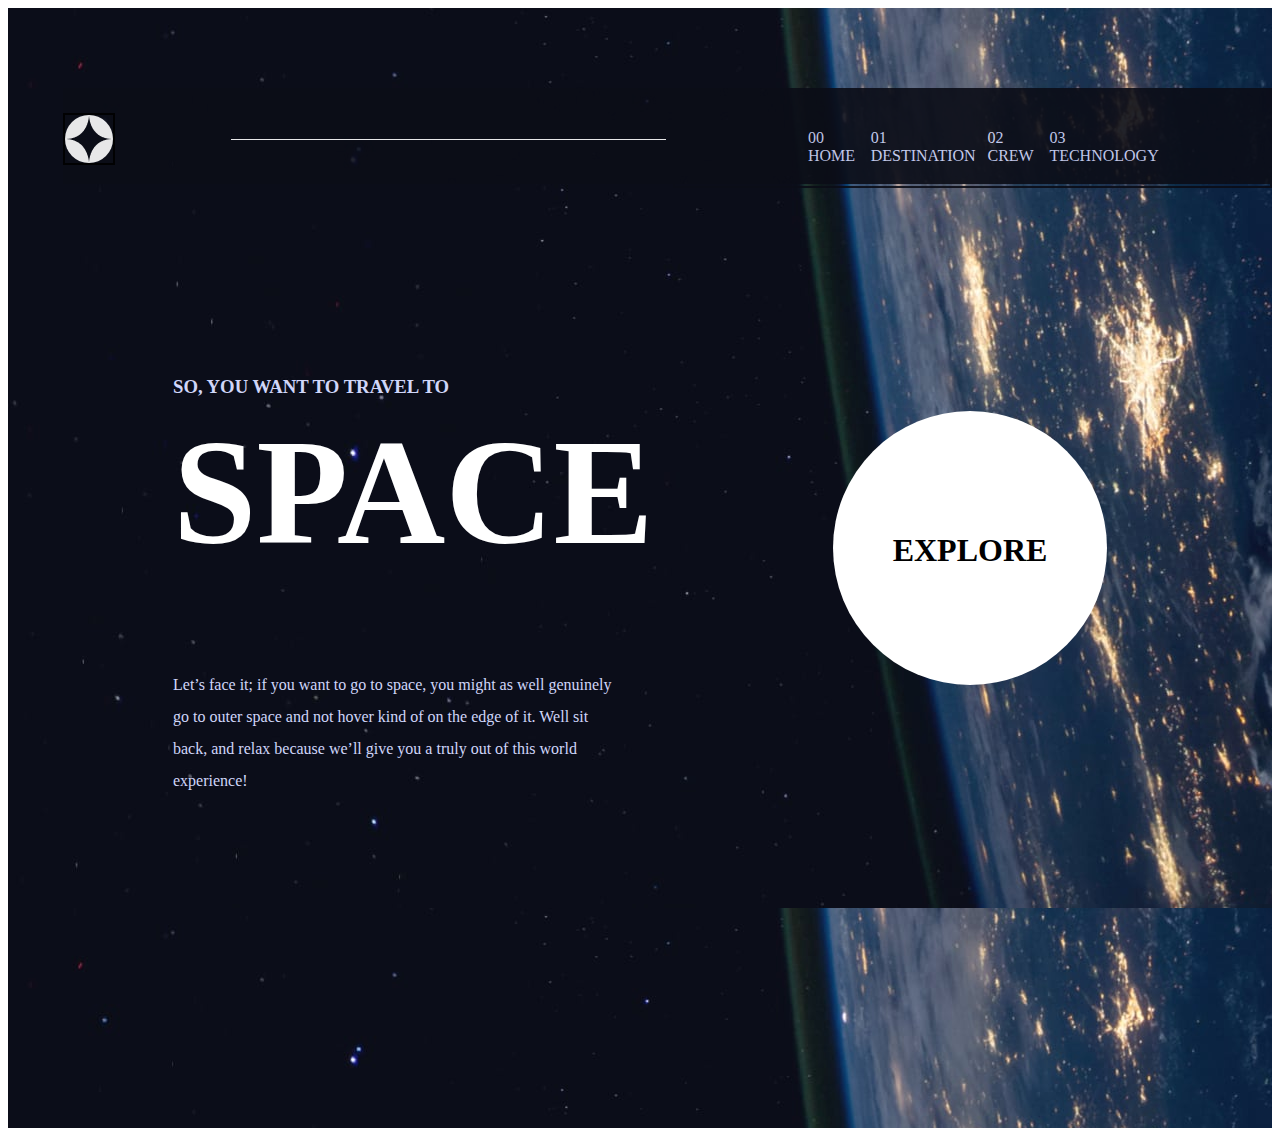
<file: starter-code/index.html>
<!DOCTYPE html>
<html lang="en">
<head>
  <meta charset="UTF-8">
  <meta name="viewport" content="width=device-width, initial-scale=1.0">
  <link rel="stylesheet" href="./index.css" >
  <link rel="icon" type="image/png" sizes="32x32" href="./assets/favicon-32x32.png">
  
  <title>Frontend Mentor | Space tourism website</title>
 
</head>
<body>
<div class= "home" >
  <div class="container">
    <div class="black-box">
      <ul class="flex-container">
        <li><a href="index.html"> 00 HOME</a></li>
        <li><a href="destination-moon.html">01 DESTINATION</a></li>
        <li><a href="crew-specialist.html">02 CREW</a></li>
        <li><a href="technology-spaceport.html">03 TECHNOLOGY</a></li>
      </ul>
    </div>
    <div class="gray-box"></div>
    <div class="green-box"><img src="Group2.jpg" alt="logo" width="48px" height="48px"></img></div>
  </div>


  <br>
  <div class="containerhome">
    
    <div class="bodytext">
      <h3 class="textheading">
        SO, YOU WANT TO TRAVEL TO 
      </h3>
       <h1 class="spaceTitle">
        SPACE
       </h1>
       <p class="paragraph">
         Let’s face it; if you want to go to space, you might as well genuinely go to 
         outer space and not hover kind of on the edge of it. Well sit back, and relax 
         because we’ll give you a truly out of this world experience!

       </p>
    </div>
    <div class="bodylogo">
      <h1 class="bodylogotext">
        EXPLORE

      </h1>
    </div>
  </div>

  


</div>

</body>
</html>
</file>
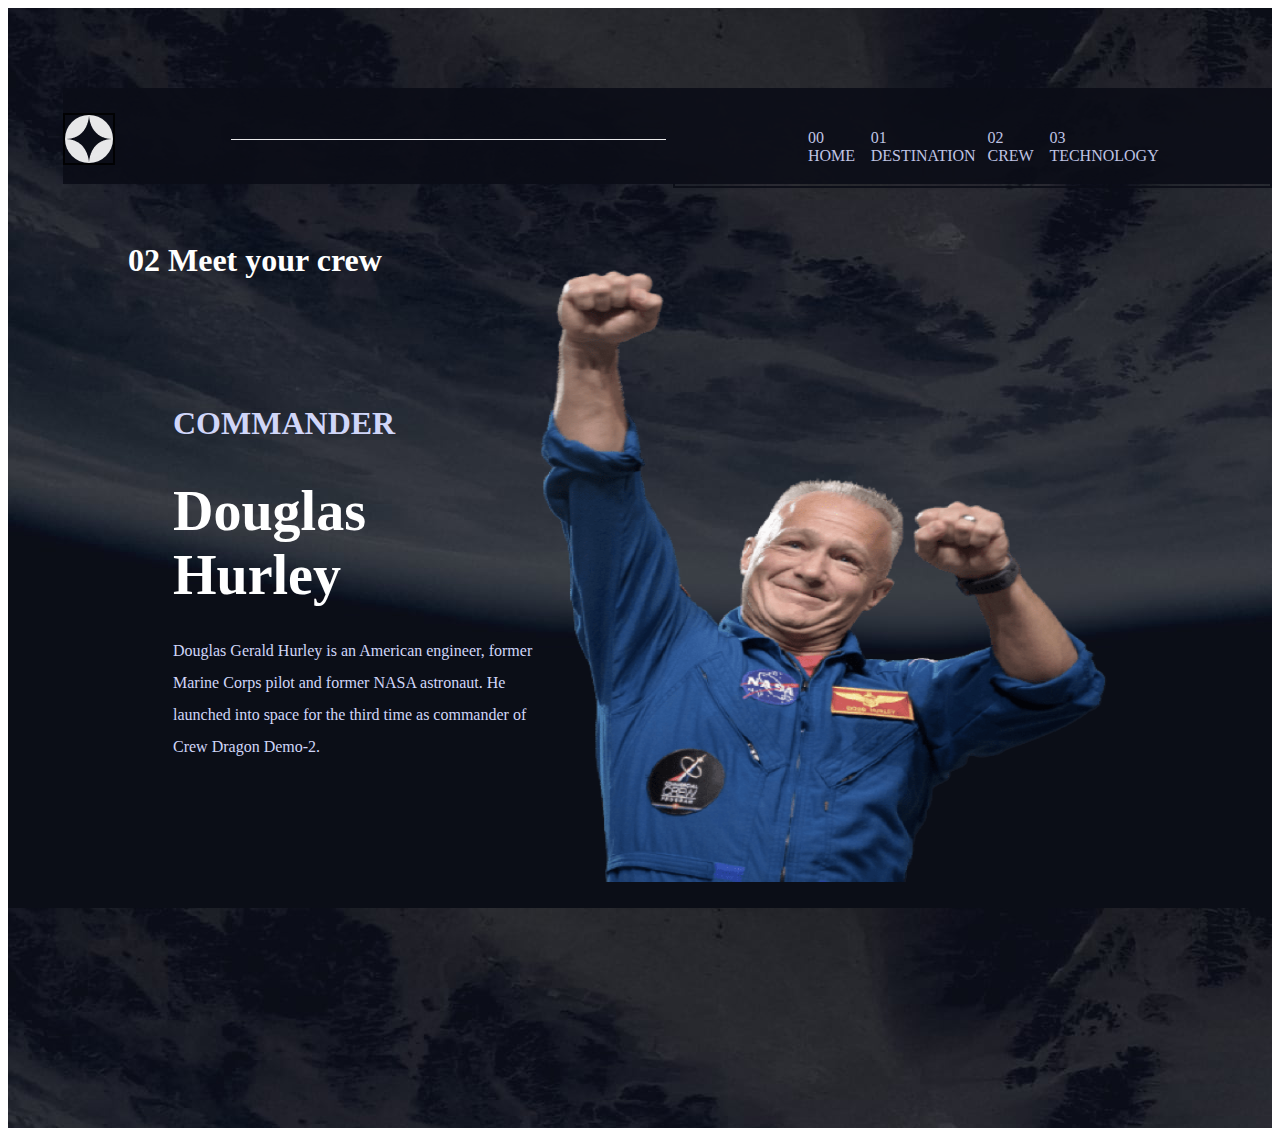
<file: starter-code/crew-commander.html>
<!DOCTYPE html>
<html lang="en">
<head>
  <meta charset="UTF-8">
  <meta name="viewport" content="width=device-width, initial-scale=1.0">

  <link rel="icon" type="image/png" sizes="32x32" href="./assets/favicon-32x32.png">
  <link rel="stylesheet" href="./index.css" >

  <title>Frontend Mentor | Space tourism website</title>
</head>
<body>
  <div class= "home-crew" >
    <div class="container">
      <div class="black-box">
        <ul class="flex-container">
          <li><a href="index.html"> 00 HOME</a></li>
          <li><a href="destination-moon.html">01 DESTINATION</a></li>
          <li><a href="crew-commander.html">02 CREW</a></li>
          <li><a href="technology-capsule.html">03 TECHNOLOGY</a></li>
        </ul>
      </div>
      <div class="gray-box"></div>
      <div class="green-box"><img src="Group2.jpg" alt="logo" width="48px" height="48px"></img></div>
    </div>
  
  
    <br>
    <h1 class="crewsidetext">   02 Meet your crew
    </h1>
    <div class="containercrew">
      
      <div class="crewbodytext">
        <h3 class="crewtextheading">
          
          COMMANDER
        </h3>
         <h1 class="crewTitle">
          Douglas Hurley
         </h1>
         <p class="paragraph">
          Douglas Gerald Hurley is an American engineer, former Marine Corps pilot 
          and former NASA astronaut. He launched into space for the third time as 
          commander of Crew Dragon Demo-2.
  
         </p>
      </div>
      <div class="crewlogo">
        <img src="./assets/crew/image-douglas-hurley.png"/>
      </div>
    </div>
  </div> 
</body>
</html>
</file>
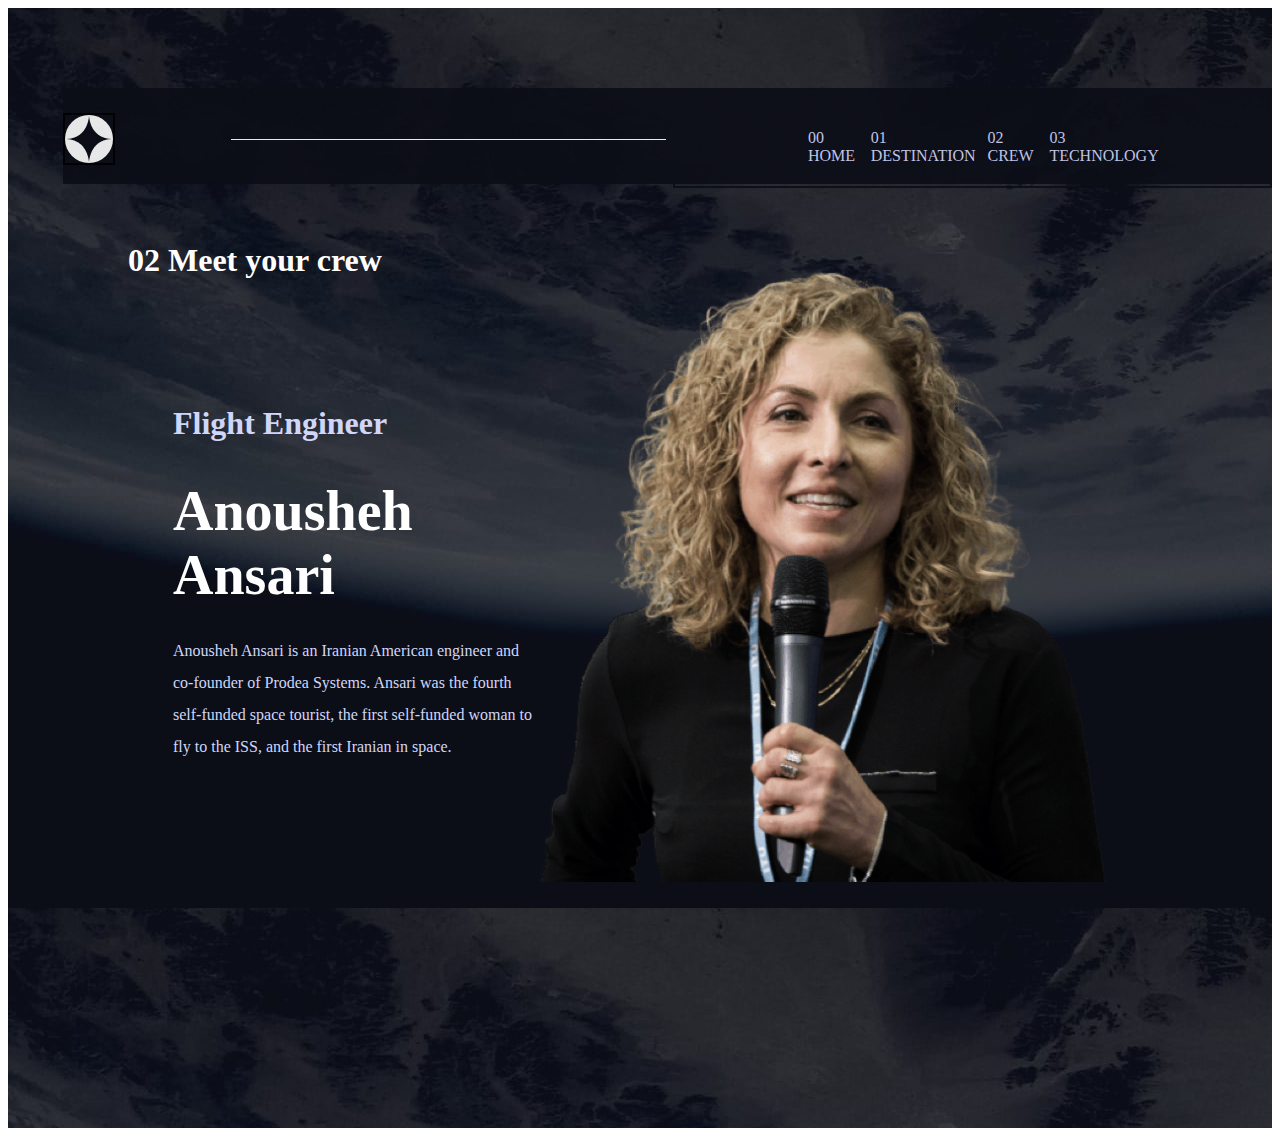
<file: starter-code/crew-engineer.html>
<!DOCTYPE html>
<html lang="en">
<head>
  <meta charset="UTF-8">
  <meta name="viewport" content="width=device-width, initial-scale=1.0">

  <link rel="icon" type="image/png" sizes="32x32" href="./assets/favicon-32x32.png">
  <link rel="stylesheet" href="./index.css" >

  <title>Frontend Mentor | Space tourism website</title>
</head>
<body>
  <div class= "home-crew" >
    <div class="container">
      <div class="black-box">
        <ul class="flex-container">
          <li><a href="index.html"> 00 HOME</a></li>
          <li><a href="destination-moon.html">01 DESTINATION</a></li>
          <li><a href="crew-commander.html">02 CREW</a></li>
          <li><a href="technology-capsule.html">03 TECHNOLOGY</a></li>
        </ul>
      </div>
      <div class="gray-box"></div>
      <div class="green-box"><img src="Group2.jpg" alt="logo" width="48px" height="48px"></img></div>
    </div>
  
  
    <br>
    <h1 class="crewsidetext">   02 Meet your crew
    </h1>
    <div class="containercrew">
      
      <div class="crewbodytext">
        <h3 class="crewtextheading">
          
          Flight Engineer
        </h3>
         <h1 class="crewTitle">
          Anousheh Ansari
         </h1>
         <p class="paragraph">
          Anousheh Ansari is an Iranian American engineer and co-founder of Prodea Systems. 
          Ansari was the fourth self-funded space tourist, the first self-funded woman to 
          fly to the ISS, and the first Iranian in space.
         </p>
      </div>
      <div class="crewlogo">
        <img src="./assets/crew/image-anousheh-ansari.png"/>
      </div>
    </div>
  </div> 
</body>
</html>
</file>
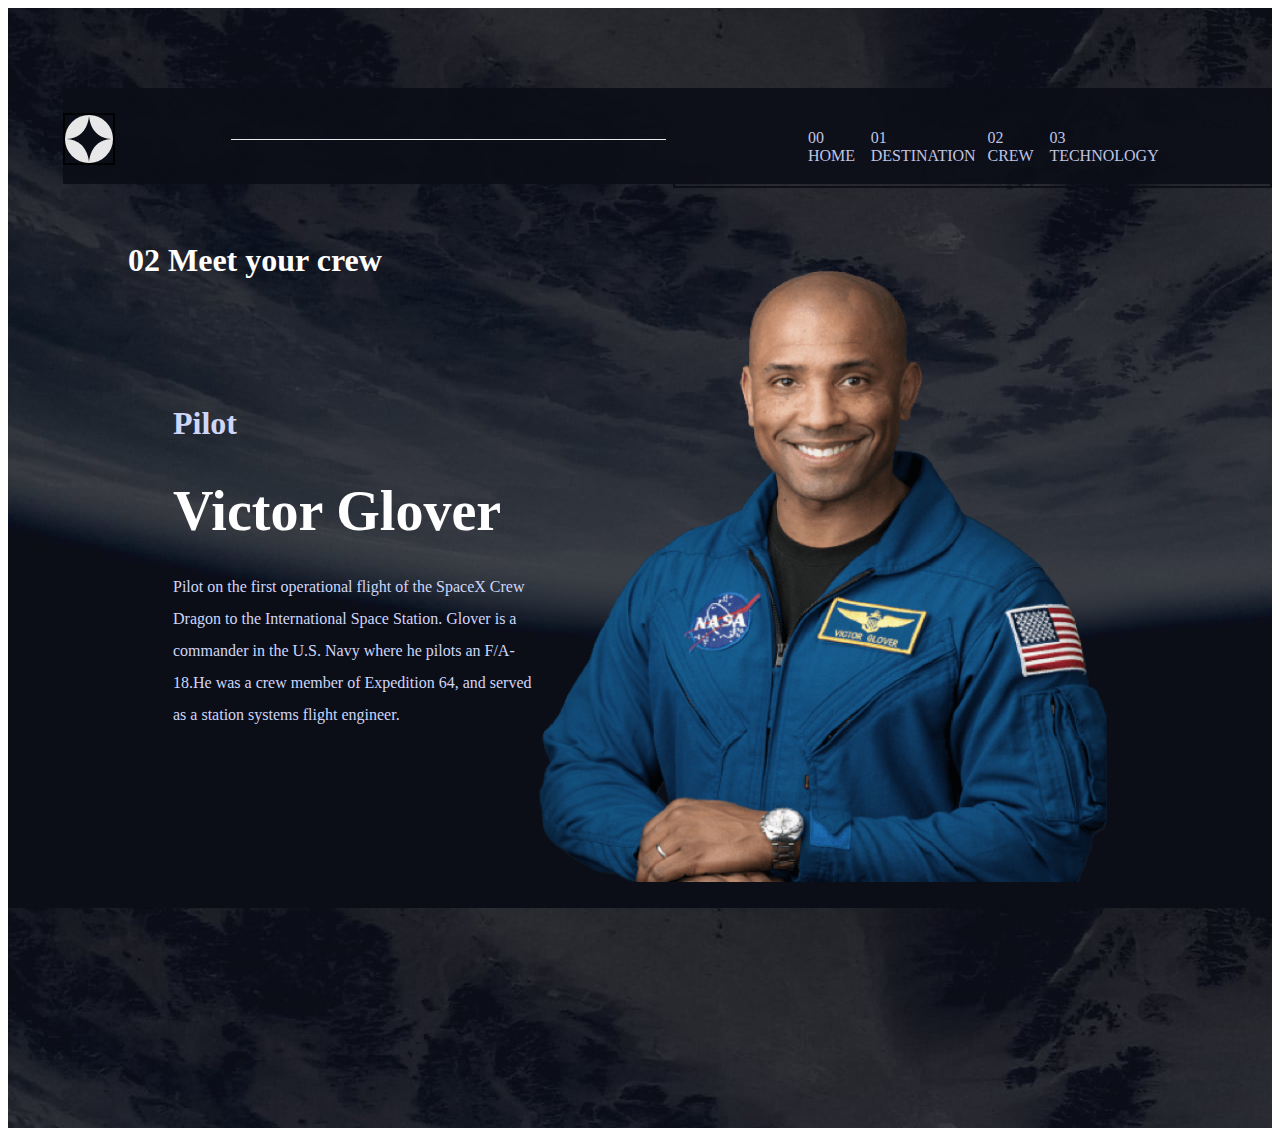
<file: starter-code/crew-pilot.html>
<!DOCTYPE html>
<html lang="en">
<head>
  <meta charset="UTF-8">
  <meta name="viewport" content="width=device-width, initial-scale=1.0">

  <link rel="icon" type="image/png" sizes="32x32" href="./assets/favicon-32x32.png">
  <link rel="stylesheet" href="./index.css" >

  <title>Frontend Mentor | Space tourism website</title>
</head>
<body>
  <div class= "home-crew" >
    <div class="container">
      <div class="black-box">
        <ul class="flex-container">
          <li><a href="index.html"> 00 HOME</a></li>
          <li><a href="destination-moon.html">01 DESTINATION</a></li>
          <li><a href="crew-commander.html">02 CREW</a></li>
          <li><a href="technology-capsule.html">03 TECHNOLOGY</a></li>
        </ul>
      </div>
      <div class="gray-box"></div>
      <div class="green-box"><img src="Group2.jpg" alt="logo" width="48px" height="48px"></img></div>
    </div>
  
  
    <br>
    <h1 class="crewsidetext">   02 Meet your crew
    </h1>
    <div class="containercrew">
      
      <div class="crewbodytext">
        <h3 class="crewtextheading">
          
          Pilot
        </h3>
         <h1 class="crewTitle">
          Victor Glover
         </h1>
         <p class="paragraph">
          Pilot on the first operational flight of the SpaceX Crew Dragon to the 
          International Space Station. Glover is a commander in the U.S. Navy where 
          he pilots an F/A-18.He was a crew member of Expedition 64, and served as a 
          station systems flight engineer. 
  
         </p>
      </div>
      <div class="crewlogo">
        <img src="./assets/crew/image-victor-glover.png"/>
      </div>
    </div>  
  </div>
</body>
</html>
</file>
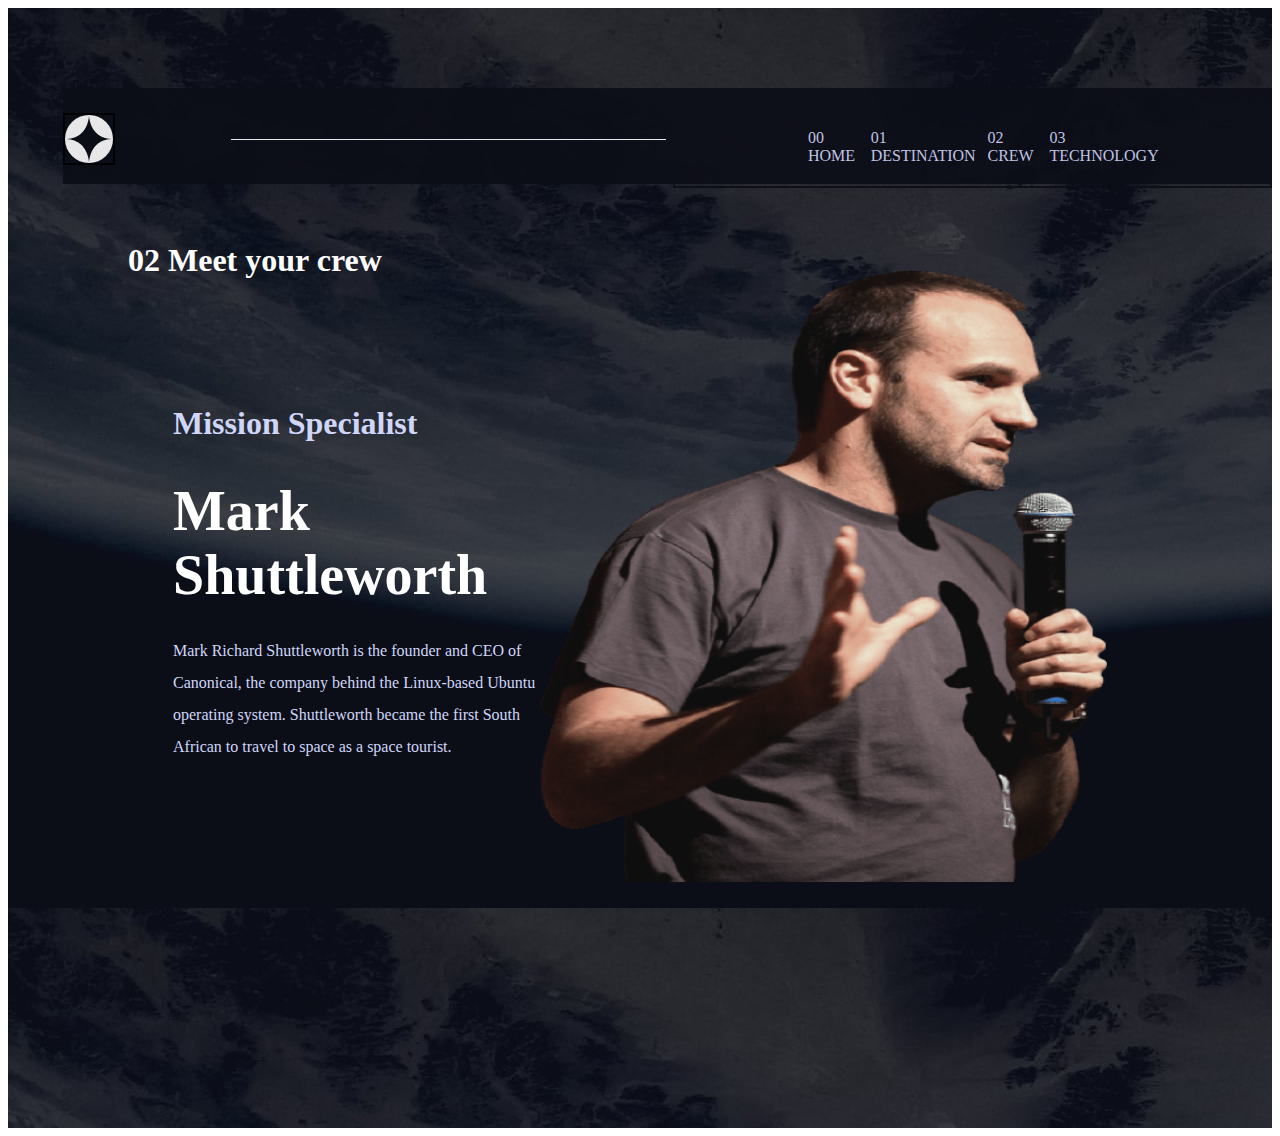
<file: starter-code/crew-specialist.html>
<!DOCTYPE html>
<html lang="en">
<head>
  <meta charset="UTF-8">
  <meta name="viewport" content="width=device-width, initial-scale=1.0">

  <link rel="icon" type="image/png" sizes="32x32" href="./assets/favicon-32x32.png">
  <link rel="stylesheet" href="./index.css" >

  <title>Frontend Mentor | Space tourism website</title>
</head>
<body>
  <div class= "home-crew" >
    <div class="container">
      <div class="black-box">
        <ul class="flex-container">
          <li><a href="index.html"> 00 HOME</a></li>
          <li><a href="destination-moon.html">01 DESTINATION</a></li>
          <li><a href="crew-commander.html">02 CREW</a></li>
          <li><a href="technology-capsule.html">03 TECHNOLOGY</a></li>
        </ul>
      </div>
      <div class="gray-box"></div>
      <div class="green-box"><img src="Group2.jpg" alt="logo" width="48px" height="48px"></img></div>
    </div>
  
  
    <br>
    <h1 class="crewsidetext">   02 Meet your crew
    </h1>
    <div class="containercrew">
      
      <div class="crewbodytext">
        <h3 class="crewtextheading">
          
          Mission Specialist
        </h3>
         <h1 class="crewTitle">
          Mark Shuttleworth
         </h1>
         <p class="paragraph">
          Mark Richard Shuttleworth is the founder and CEO of Canonical, the company behind 
          the Linux-based Ubuntu operating system. Shuttleworth became the first South 
          African to travel to space as a space tourist.
         </p>
      </div>
      <div class="crewlogo">
        <img src="./assets/crew/image-mark-shuttleworth.png"/>
      </div>
    </div>
  
    
  
  
  </div>
</body>
</html>
</file>
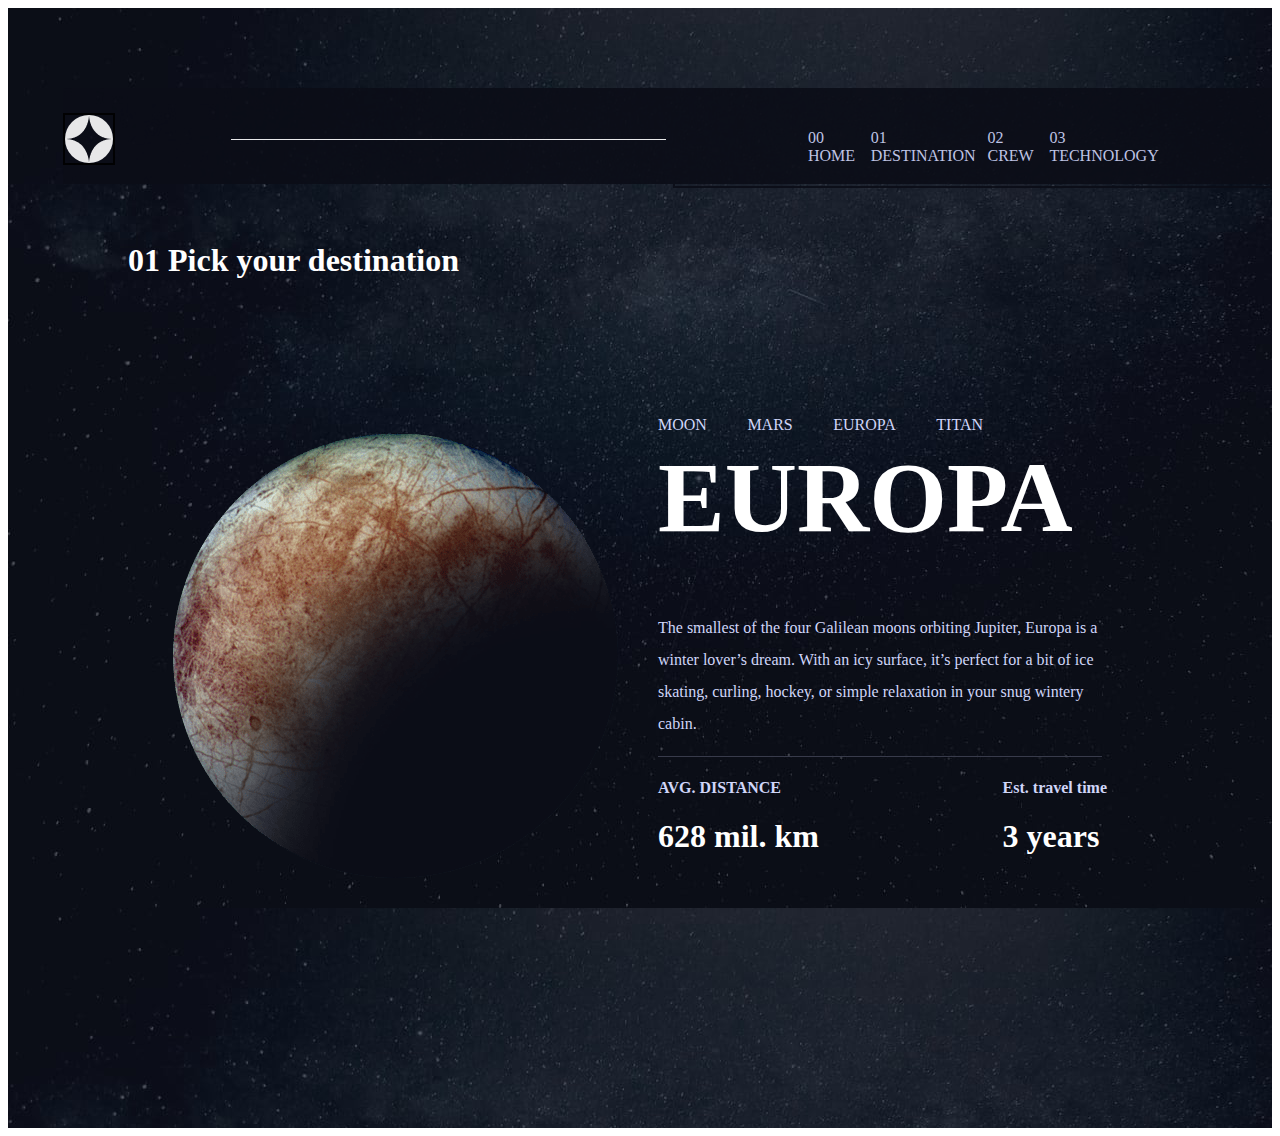
<file: starter-code/destination-europa.html>
<!DOCTYPE html>
<html lang="en">
<head>
  <meta charset="UTF-8">
  <meta name="viewport" content="width=device-width, initial-scale=1.0">

  <link rel="icon" type="image/png" sizes="32x32" href="./assets/favicon-32x32.png">
  <link rel="stylesheet" href="./index.css" >

  <title>Frontend Mentor | Space tourism website</title>
</head>
<body>
  <div class= "home-destination" >
    <div class="container">
      <div class="black-box">
        <ul class="flex-container">
          <li><a href="#"> 00 HOME</a></li>
          <li><a href="destination-europa.html">01 DESTINATION</a></li>
          <li><a href="crew-commander.html">02 CREW</a></li>
          <li><a href="technology-vehicle.html">03 TECHNOLOGY</a></li>
        </ul>
      </div>
      <div class="gray-box"></div>
      <div class="green-box"><img src="Group2.jpg" alt="logo" width="48px" height="48px"></img></div>
    </div>
  
  
    <br>
    <h1 class="destinationsidetext">  01 Pick your destination
    </h1>
    <div class="containerdestination">
      <div class="destinationlogo">
          <img src="../starter-code/assets/destination/image-europa.png" alt="moon"/>
  
        
      </div>
      <div class="destinationbodytext">
        <ul class="flex-container2">
          <li><a href="destination-moon.html">MOON</a></li>
          <li><a href="destination-mars.html">MARS</a></li>
          <li><a href="destination-europa.html">EUROPA</a></li>
          <li><a href="destination-titan.html">TITAN</a></li>
        </ul>
         <h1 class="destinationTitle">
          EUROPA
         </h1>
         <p class="paragraph">
          The smallest of the four Galilean moons orbiting Jupiter, Europa is a 
          winter lover’s dream. With an icy surface, it’s perfect for a bit of 
          ice skating, curling, hockey, or simple relaxation in your snug 
          wintery cabin.
         </p>
         <div class="destinationline">

         </div>
         <div class="distance">
           <div class="km">
             <h4 class="distanceTitle">AVG. DISTANCE</h4>
             <H1 class="distanceValue">628 mil. km</H1>
           </div>
           <div class="day">
             <h4 class="distanceTitle">Est. travel time</h4>
             <h1 class="distanceValue">3 years</h1>
           </div>

         </div>
      </div>
      
    </div>
  
    
  
  
  </div>
</body>
</html>
</file>
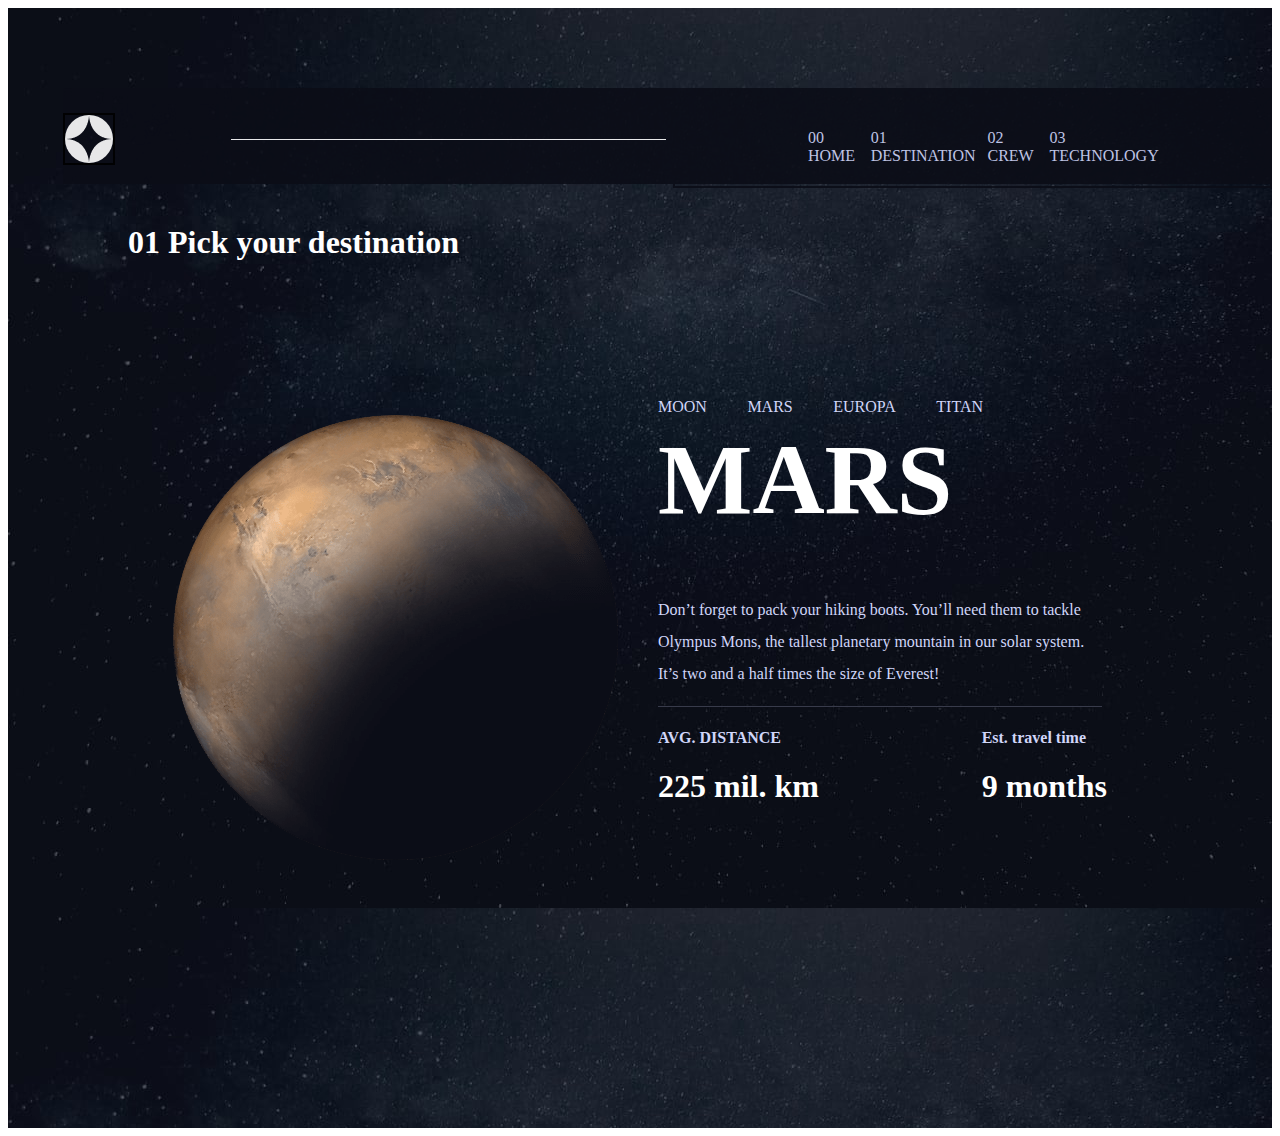
<file: starter-code/destination-mars.html>
<!DOCTYPE html>
<html lang="en">
<head>
  <meta charset="UTF-8">
  <meta name="viewport" content="width=device-width, initial-scale=1.0">

  <link rel="icon" type="image/png" sizes="32x32" href="./assets/favicon-32x32.png">
  <link rel="stylesheet" href="./index.css" >

  <title>Frontend Mentor | Space tourism website</title>
</head>
<body>
  <div class= "home-destination" >
    <div class="container">
      <div class="black-box">
        <ul class="flex-container">
          <li><a href="index.html"> 00 HOME</a></li>
          <li><a href="destination-europa.html">01 DESTINATION</a></li>
          <li><a href="crew-commander.html">02 CREW</a></li>
          <li><a href="technology-capsule.html">03 TECHNOLOGY</a></li>
        </ul>
      </div>
      <div class="gray-box"></div>
      <div class="green-box"><img src="Group2.jpg" alt="logo" width="48px" height="48px"></img></div>
    </div>
  
  
    <h1 class="destinationsidetext">  01 Pick your destination
    </h1>
    <div class="containerdestination">
      <div class="destinationlogo">
          <img src="../starter-code/assets/destination/image-mars.png" alt="mars"/>
  
        
      </div>
      <div class="destinationbodytext">
        <ul class="flex-container2">
          <li><a href="destination-moon.html">MOON</a></li>
          <li><a href="destination-mars.html">MARS</a></li>
          <li><a href="destination-europa.html">EUROPA</a></li>
          <li><a href="destination-titan.html">TITAN</a></li>
        </ul>
         <h1 class="destinationTitle">
          MARS
         </h1>
         <p class="paragraph">
          Don’t forget to pack your hiking boots. You’ll need them to tackle Olympus Mons, 
          the tallest planetary mountain in our solar system. It’s two and a half times 
          the size of Everest!
         </p>
         <div class="destinationline">

         </div>
         <div class="distance">
           <div class="km">
             <h4 class="distanceTitle">AVG. DISTANCE</h4>
             <H1 class="distanceValue"> 225 mil. km</H1>
           </div>
           <div class="day">
             <h4 class="distanceTitle">Est. travel time</h4>
             <h1 class="distanceValue">9 months</h1>
           </div>

         </div>
      </div>
      
    </div> 
  </div>
</body>
</html>
</file>
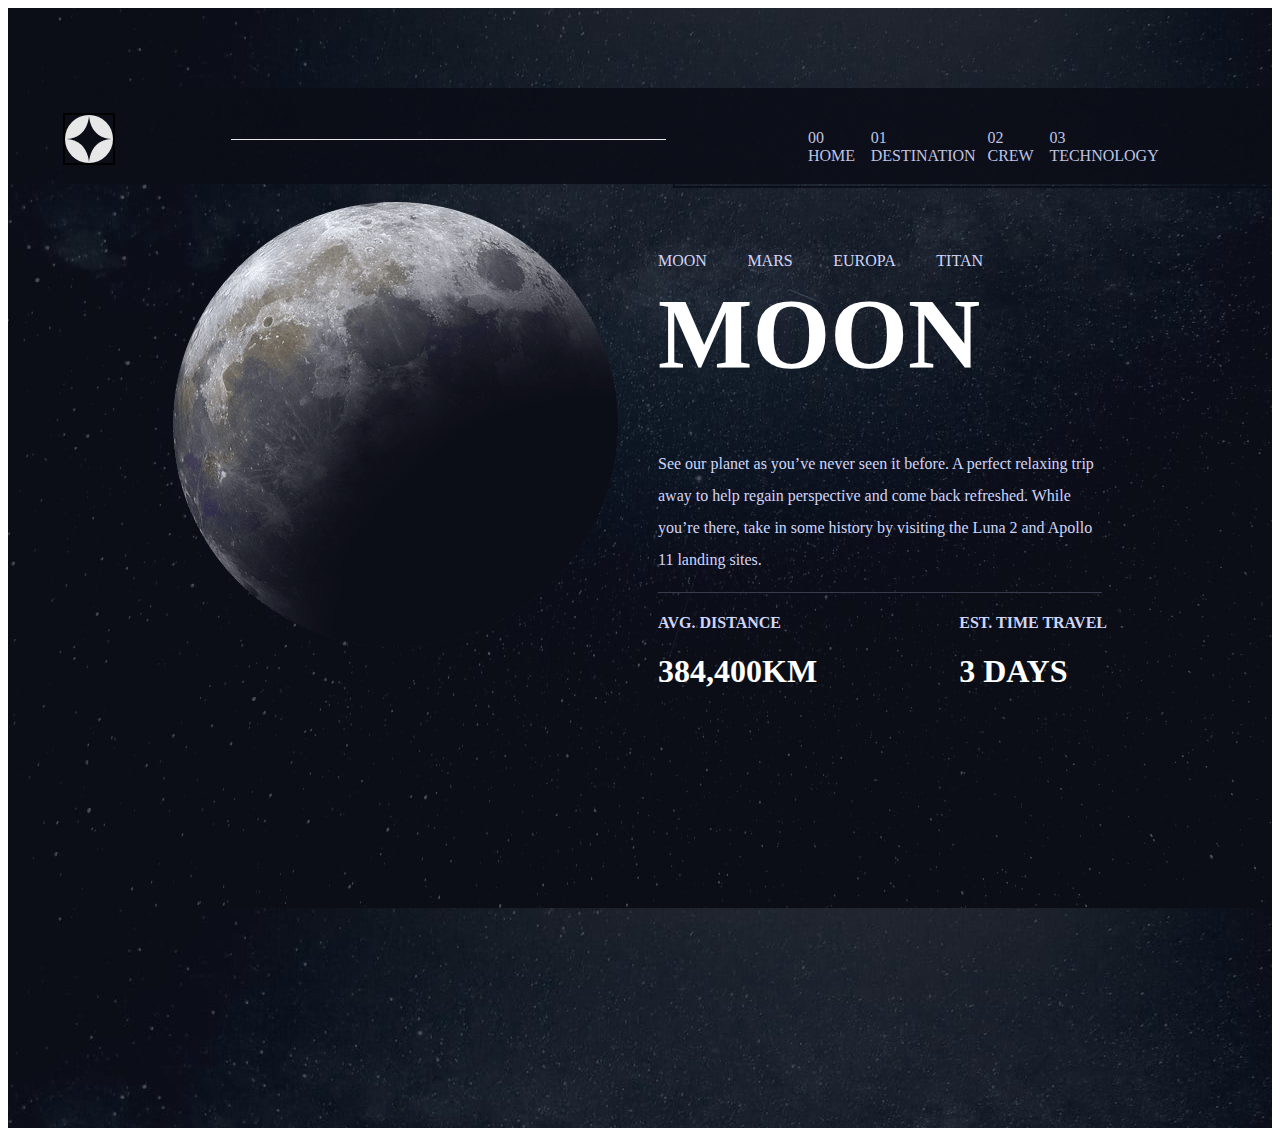
<file: starter-code/destination-moon.html>
<!DOCTYPE html>
<html lang="en">
<head>
  <meta charset="UTF-8">
  <meta name="viewport" content="width=device-width, initial-scale=1.0">

  <link rel="icon" type="image/png" sizes="32x32" href="./assets/favicon-32x32.png">
  <link rel="stylesheet" href="./index.css" >

  <title>Frontend Mentor | Space tourism website</title>
</head>
<body>
  <div class= "home-destination" >
    <div class="container">
      <div class="black-box">
        <ul class="flex-container">
          <li><a href="index.html"> 00 HOME</a></li>
          <li><a href="destination-europa.html">01 DESTINATION</a></li>
          <li><a href="crew-commander.html">02 CREW</a></li>
          <li><a href="technology-capsule.html">03 TECHNOLOGY</a></li>
        </ul>
      </div>
      <div class="gray-box"></div>
      <div class="green-box"><img src="Group2.jpg" alt="logo" width="48px" height="48px"></img></div>
    </div>
  
  
    <br>
    <div class="containerdestination">
      <div class="logomoon">
          <img src="../starter-code/assets/destination/image-moon.png" alt="moon"/>
  
        
      </div>
      <div class="destinationbodytext">
        <ul class="flex-container2">
          <li><a href="destination-moon.html">MOON</a></li>
          <li><a href="destination-mars.html">MARS</a></li>
          <li><a href="destination-europa.html">EUROPA</a></li>
          <li><a href="destination-titan.html">TITAN</a></li>
        </ul>
         <h1 class="destinationTitle">
          MOON
         </h1>
         <p class="paragraph">
          See our planet as you’ve never seen it before.
           A perfect relaxing trip away to help regain 
           perspective and come back refreshed. While you’re there, 
           take in some history by visiting the Luna 2 and Apollo 11 landing sites.
  
         </p>
         <div class="destinationline">

         </div>
         <div class="distance">
           <div class="km">
             <h4 class="distanceTitle">AVG. DISTANCE</h4>
             <H1 class="distanceValue">384,400KM</H1>
           </div>
           <div class="day">
             <h4 class="distanceTitle">EST. TIME TRAVEL</h4>
             <h1 class="distanceValue">3 DAYS</h1>
           </div>

         </div>
      </div>
      
    </div>
  
    
  
  
  </div>
</body>
</html>
</file>
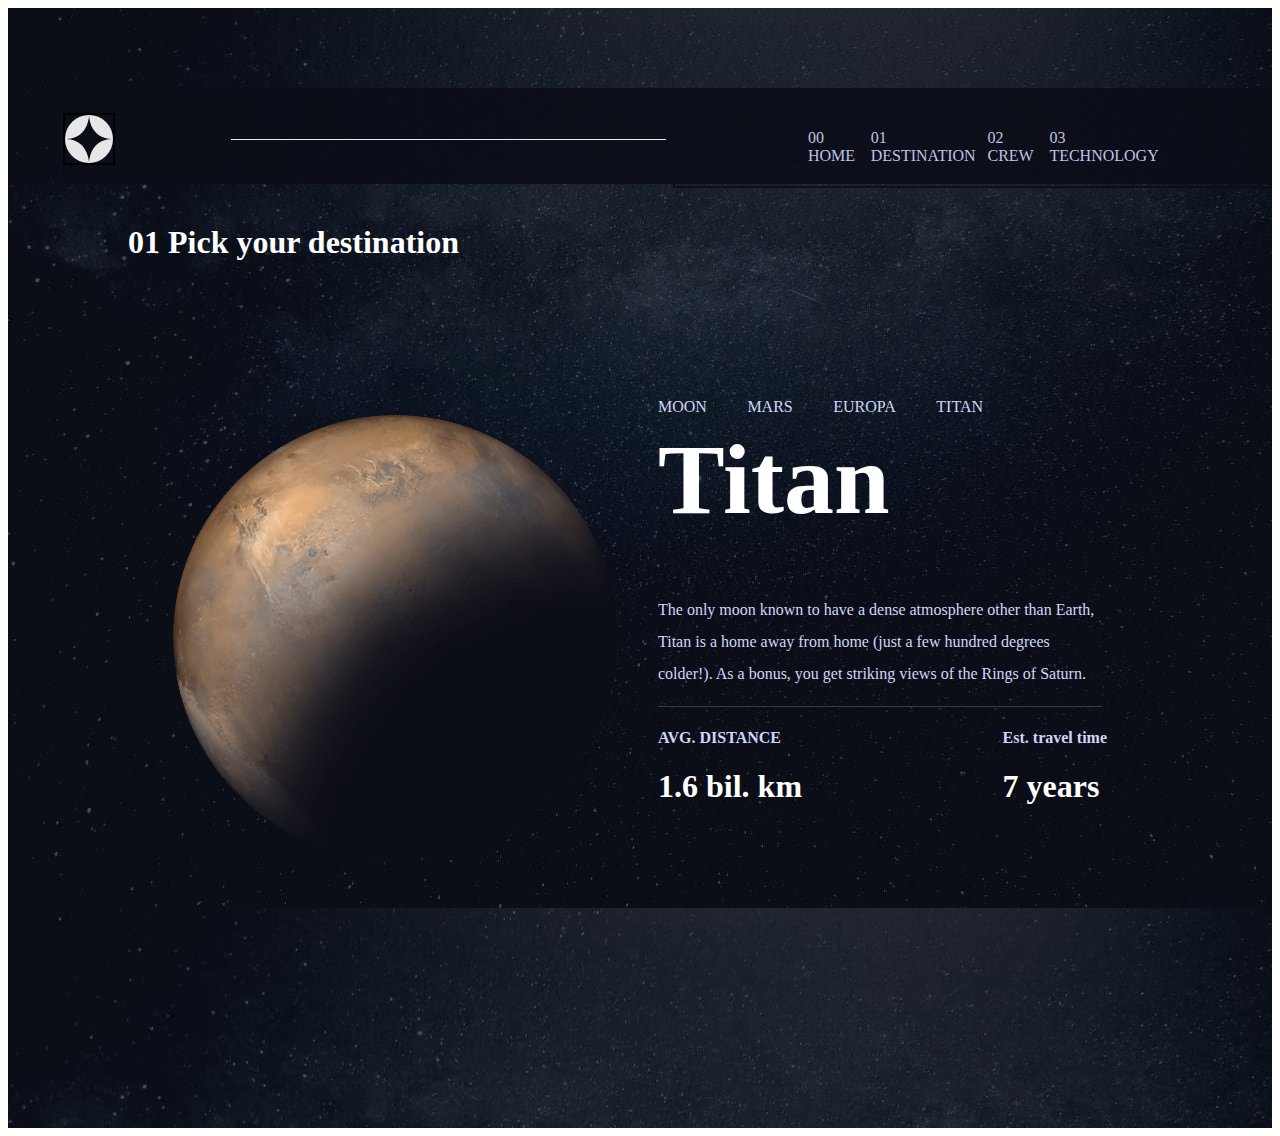
<file: starter-code/destination-titan.html>
<!DOCTYPE html>
<html lang="en">
<head>
  <meta charset="UTF-8">
  <meta name="viewport" content="width=device-width, initial-scale=1.0">

  <link rel="icon" type="image/png" sizes="32x32" href="./assets/favicon-32x32.png">
  <link rel="stylesheet" href="./index.css" >

  <title>Frontend Mentor | Space tourism website</title>
</head>
<body>
  <div class= "home-destination" >
    <div class="container">
      <div class="black-box">
        <ul class="flex-container">
          <li><a href="index.html"> 00 HOME</a></li>
          <li><a href="destination-europa.html">01 DESTINATION</a></li>
          <li><a href="crew-commander.html">02 CREW</a></li>
          <li><a href="technology-capsule.html">03 TECHNOLOGY</a></li>
        </ul>
      </div>
      <div class="gray-box"></div>
      <div class="green-box"><img src="Group2.jpg" alt="logo" width="48px" height="48px"></img></div>
    </div>
  
  
    <h1 class="destinationsidetext">  01 Pick your destination
    </h1>
    <div class="containerdestination">
      <div class="destinationlogo">
          <img src="../starter-code/assets/destination/image-mars.png" alt="mars"/>
  
        
      </div>
      <div class="destinationbodytext">
        <ul class="flex-container2">
          <li><a href="destination-moon.html">MOON</a></li>
          <li><a href="destination-mars.html">MARS</a></li>
          <li><a href="destination-europa.html">EUROPA</a></li>
          <li><a href="destination-titan.html">TITAN</a></li>
        </ul>
         <h1 class="destinationTitle">
          Titan
         </h1>
         <p class="paragraph">
          The only moon known to have a dense atmosphere other than Earth, Titan 
  is a home away from home (just a few hundred degrees colder!). As a 
  bonus, you get striking views of the Rings of Saturn.
         </p>
         <div class="destinationline">

         </div>
         <div class="distance">
           <div class="km">
             <h4 class="distanceTitle">AVG. DISTANCE</h4>
             <H1 class="distanceValue">1.6 bil. km</H1>
           </div>
           <div class="day">
             <h4 class="distanceTitle">Est. travel time</h4>
             <h1 class="distanceValue"> 7 years</h1>
           </div>

         </div>
      </div>
      
    </div> 
  </div>
</body>
</html>
</file>
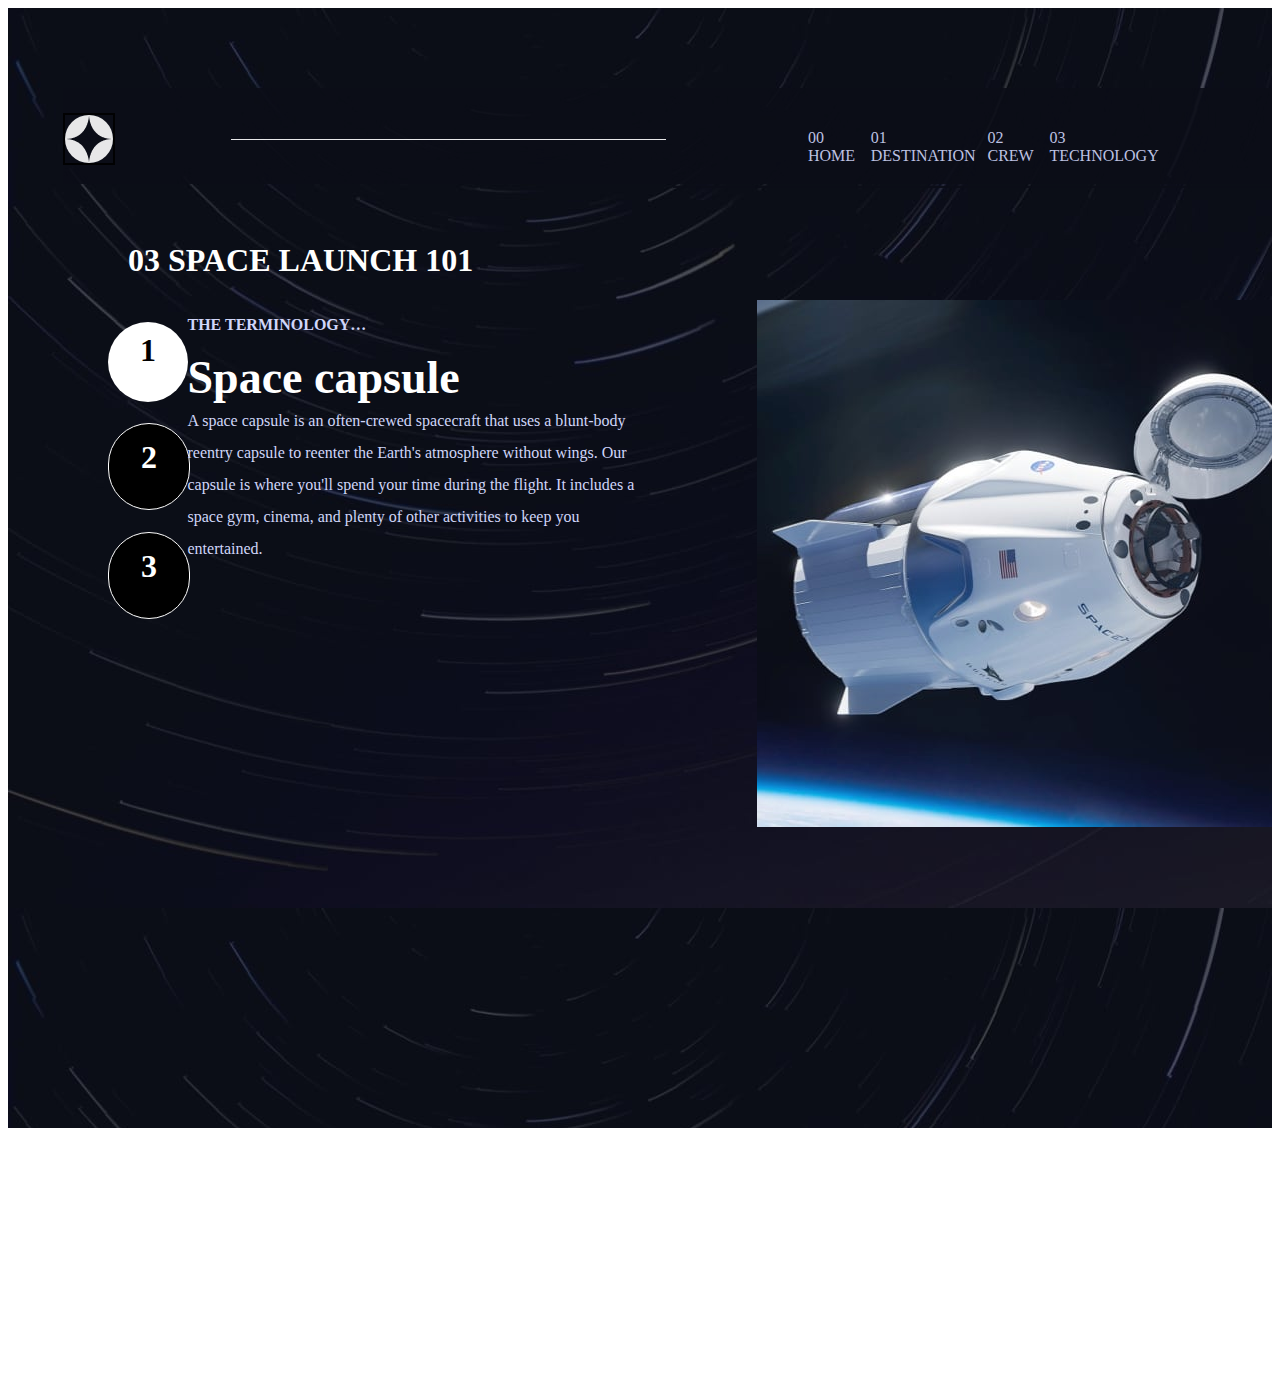
<file: starter-code/technology-capsule.html>
<!DOCTYPE html>
<html lang="en">
<head>
  <meta charset="UTF-8">
  <meta name="viewport" content="width=device-width, initial-scale=1.0">
  <link rel="stylesheet" href="./index.css" >

  <link rel="icon" type="image/png" sizes="32x32" href="./assets/favicon-32x32.png">
  
  <title>Frontend Mentor | Space tourism website</title>
</head>
<body>
  <div class= "home-technology">
    <div class="container">
      <div class="black-box">
        <ul class="flex-container">
          <li><a href="index.html"> 00 HOME</a></li>
          <li><a href="destination-moon.html">01 DESTINATION</a></li>
          <li><a href="crew-commander.html">02 CREW</a></li>
          <li><a href="technology-capsule.html">03 TECHNOLOGY</a></li>
        </ul>
      </div>
      <div class="gray-box"></div>
      <div class="green-box"><img src="Group2.jpg" alt="logo" width="48px" height="48px"></img></div>
    </div>
  
  
    <br>
    <h1 class="technologysidetext">   03 SPACE LAUNCH 101
    </h1>
    <div class="containertechnology">
      <div class="technologno">
        <h1 class="technotextactive">1</h1>
        <h1 class="technotext">2</h1>
        <h1 class="technotext">3</h1>

      </div>
      <div class="technologybodytext">
        <h3 class="technologytextheading">
          
          THE TERMINOLOGY…
        </h3>
         <h1 class="technologyTitle">
          Space capsule
         </h1>
         <p class="paragraph">
          A space capsule is an often-crewed spacecraft that uses a blunt-body reentry 
          capsule to reenter the Earth's atmosphere without wings. Our capsule is where 
          you'll spend your time during the flight. It includes a space gym, cinema, 
          and plenty of other activities to keep you entertained.
  
         </p>
      </div>
      <div class="technologylogo">
        <img src="./assets/technology/image-space-capsule-portrait.jpg"/>
      </div>
    </div>
  
    
  
  
  </div>





</body>
</html>
</file>
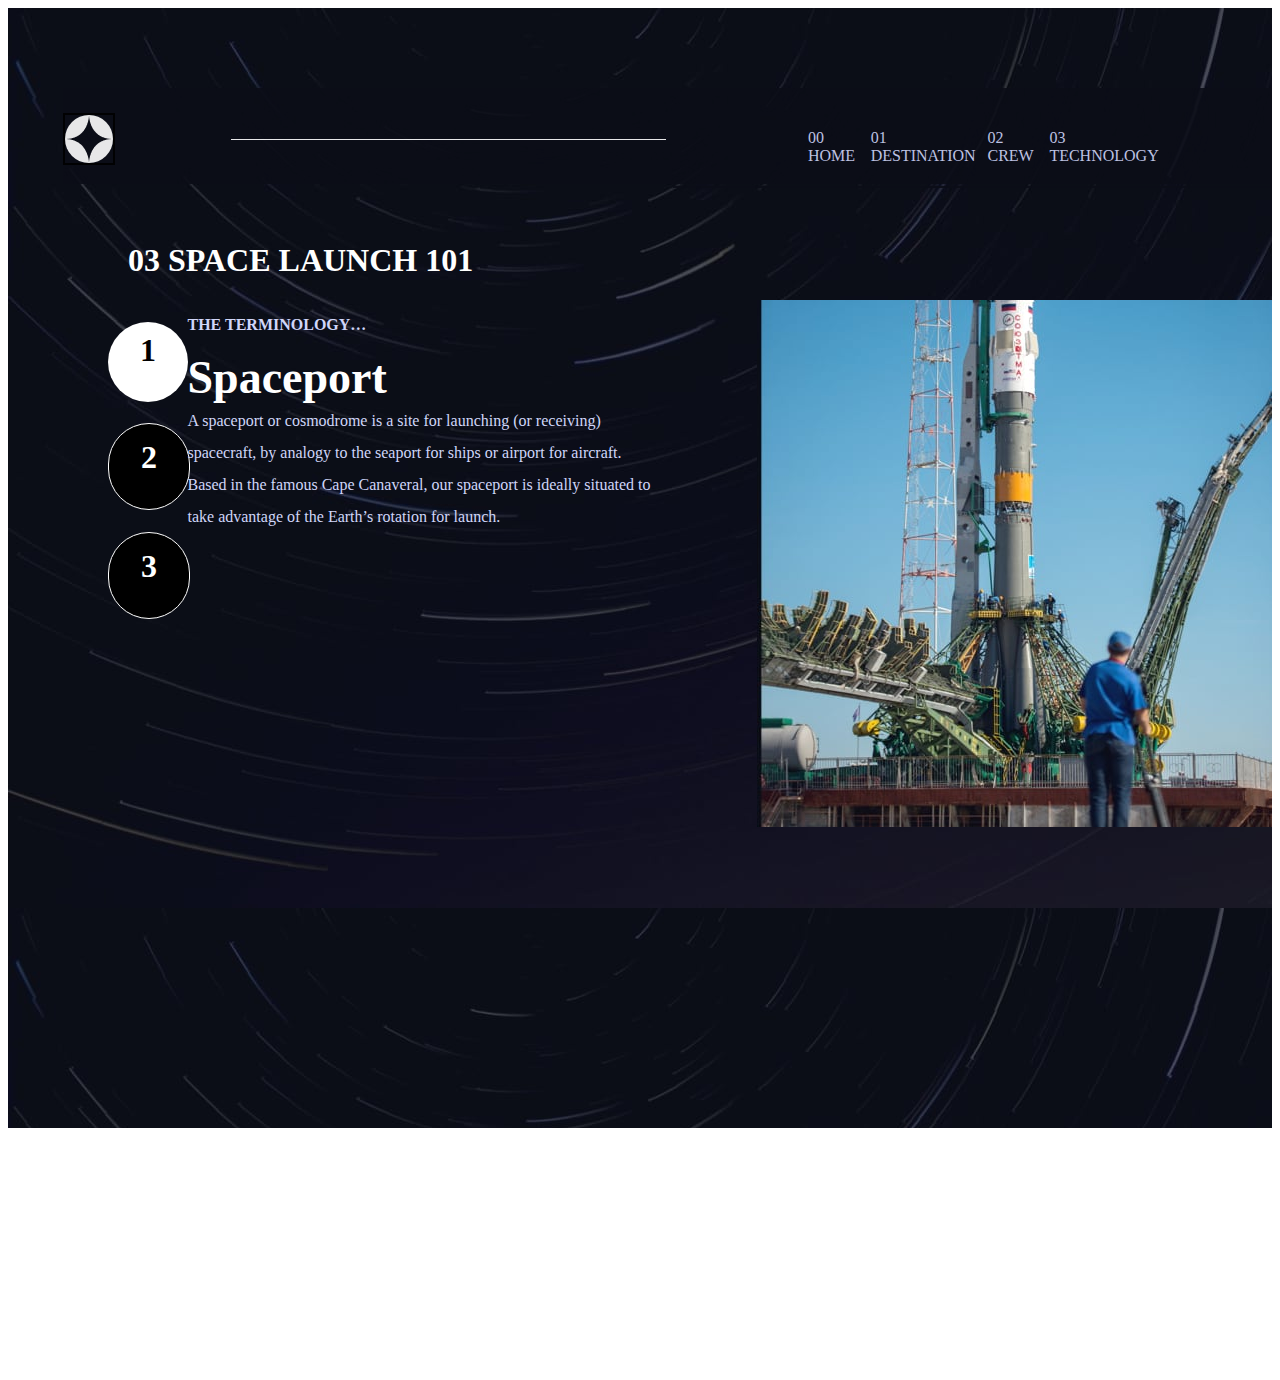
<file: starter-code/technology-spaceport.html>
<!DOCTYPE html>
<html lang="en">
<head>
  <meta charset="UTF-8">
  <meta name="viewport" content="width=device-width, initial-scale=1.0">

  <link rel="icon" type="image/png" sizes="32x32" href="./assets/favicon-32x32.png">
  <link rel="stylesheet" href="./index.css" >

  <title>Frontend Mentor | Space tourism website</title>
</head>
<body>
  <div class= "home-technology">
    <div class="container">
      <div class="black-box">
        <ul class="flex-container">
          <li><a href="index.html"> 00 HOME</a></li>
          <li><a href="destination-moon.html">01 DESTINATION</a></li>
          <li><a href="crew-commander.html">02 CREW</a></li>
          <li><a href="technology-capsule.html">03 TECHNOLOGY</a></li>
        </ul>
      </div>
      <div class="gray-box"></div>
      <div class="green-box"><img src="Group2.jpg" alt="logo" width="48px" height="48px"></img></div>
    </div>
  
  
    <br>
    <h1 class="technologysidetext">   03 SPACE LAUNCH 101
    </h1>
    <div class="containertechnology">
      <div class="technologno">
        <h1 class="technotextactive">1</h1>
        <h1 class="technotext">2</h1>
        <h1 class="technotext">3</h1>

      </div>
      <div class="technologybodytext">
        <h3 class="technologytextheading">
          
          THE TERMINOLOGY…
        </h3>
         <h1 class="technologyTitle">
          Spaceport
         </h1>
         <p class="paragraph">
          A spaceport or cosmodrome is a site for launching (or receiving) spacecraft, 
  by analogy to the seaport for ships or airport for aircraft. Based in the 
  famous Cape Canaveral, our spaceport is ideally situated to take advantage 
  of the Earth’s rotation for launch.
         </p>
      </div>
      <div class="technologylogo">
        <img src="./assets/technology/image-spaceport-portrait.jpg"/>
      </div>
    </div>
  
    
  
  
  </div>


 
 

 
</body>
</html>
</file>
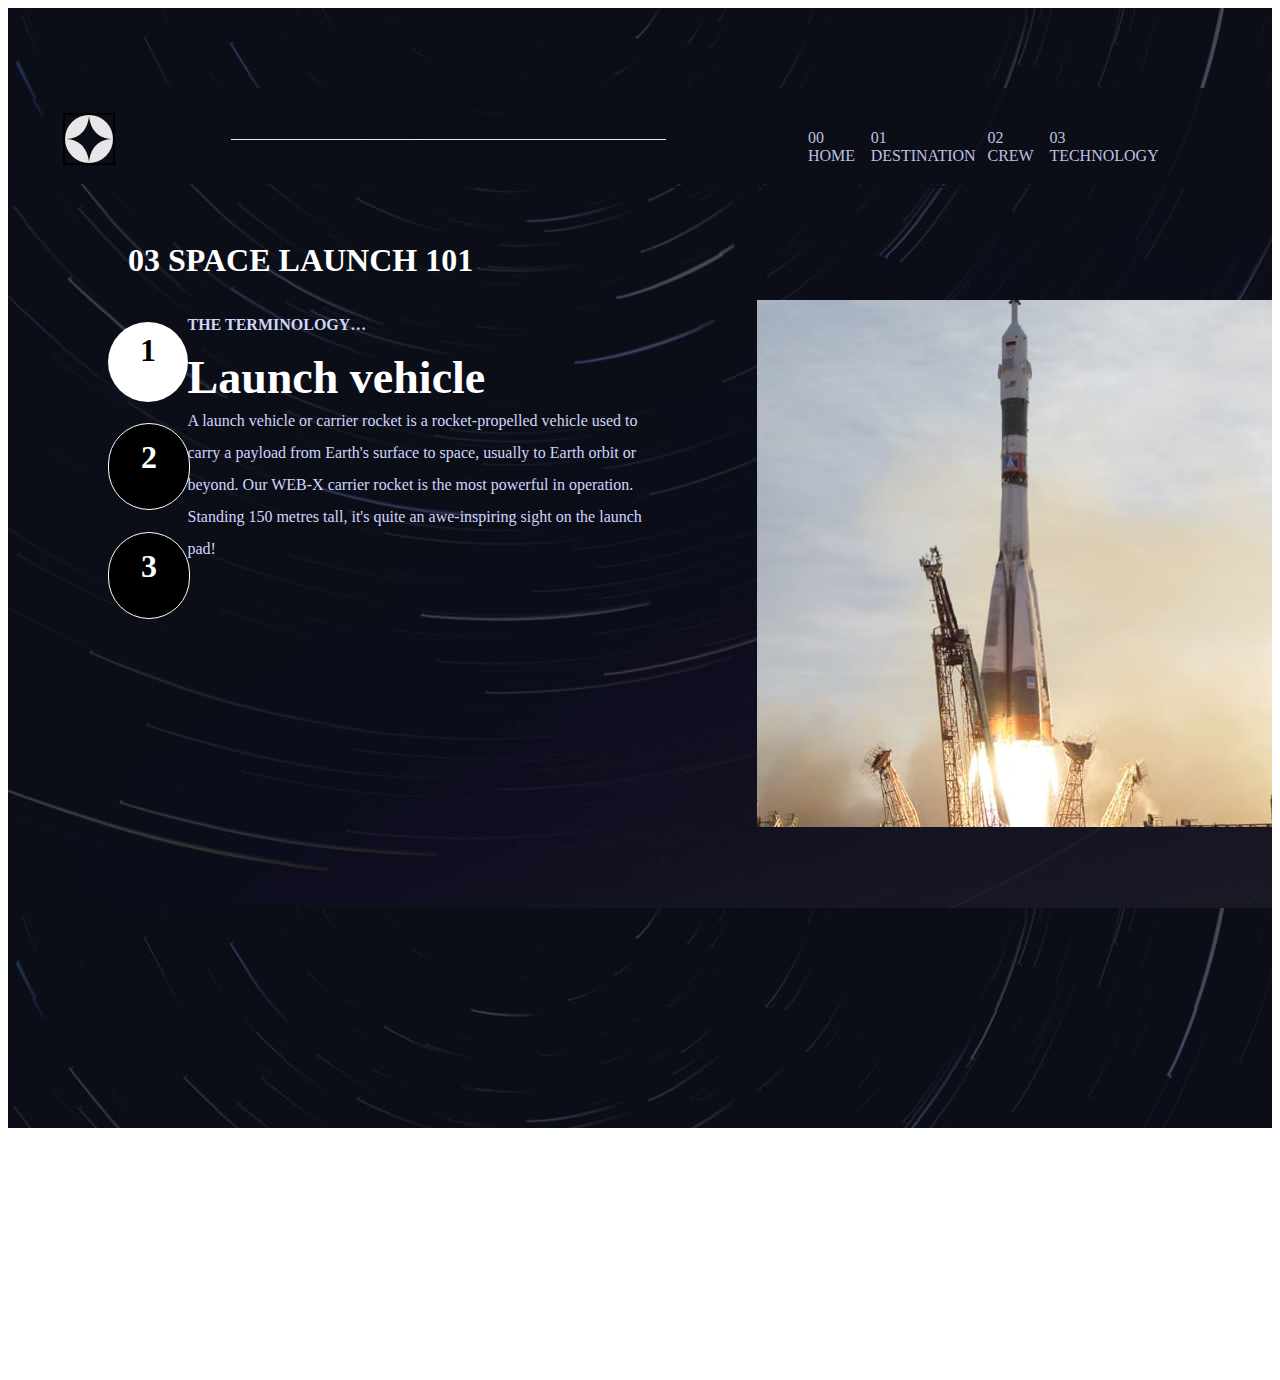
<file: starter-code/technology-vehicle.html>
<!DOCTYPE html>
<html lang="en">
<head>
  <meta charset="UTF-8">
  <meta name="viewport" content="width=device-width, initial-scale=1.0">

  <link rel="icon" type="image/png" sizes="32x32" href="./assets/favicon-32x32.png">
  <link rel="stylesheet" href="./index.css" >

  <title>Frontend Mentor | Space tourism website</title>
</head>
<body>
  <div class= "home-technology">
    <div class="container">
      <div class="black-box">
        <ul class="flex-container">
          <li><a href="index.html"> 00 HOME</a></li>
          <li><a href="destination-moon.html">01 DESTINATION</a></li>
          <li><a href="crew-commander.html">02 CREW</a></li>
          <li><a href="technology-capsule.html">03 TECHNOLOGY</a></li>
        </ul>
      </div>
      <div class="gray-box"></div>
      <div class="green-box"><img src="Group2.jpg" alt="logo" width="48px" height="48px"></img></div>
    </div>
  
  
    <br>
    <h1 class="technologysidetext"> 03 SPACE LAUNCH 101
    </h1>
    <div class="containertechnology">
      <div class="technologno">
        <h1 class="technotextactive">1</h1>
        <h1 class="technotext">2</h1>
        <h1 class="technotext">3</h1>

      </div>
      <div class="technologybodytext">
        <h3 class="technologytextheading">
          
          THE TERMINOLOGY…
        </h3>
         <h1 class="technologyTitle">
          Launch vehicle
         </h1>
         <p class="paragraph">
          A launch vehicle or carrier rocket is a rocket-propelled vehicle used to carry a 
        payload from Earth's surface to space, usually to Earth orbit or beyond. Our 
        WEB-X carrier rocket is the most powerful in operation. Standing 150 metres tall, 
        it's quite an awe-inspiring sight on the launch pad!

         </p>
      </div>
      <div class="technologylogo">
        <img src="./assets/technology/image-launch-vehicle-portrait.jpg"/>
      </div>
    </div>
  
    
  
  
  </div>
  </body>
</html>
</file>
<file: starter-code/index.css>
.home{
    /* position: relative; */
    color:blue;
    width: 100%;
    height: 120vh;
    background-color: #0B0D17;
    padding-top: 40px;
    background-image: url("background-home-desktop.jpg");

}

.home-destination{
    /* position: relative; */
    color:blue;
    width: 100%;
    height: 120vh;
    padding-top: 40px;
    background-image: url("../starter-code/assets/destination/background-destination-desktop.jpg");

}

.home-crew{
    /* position: relative; */
    color:blue;
    width: 100%;
    height: 120vh;
    padding-top: 40px;
    background-image: url("../starter-code/assets/crew/background-crew-desktop.jpg");

}


.home-technology{
    /* position: relative; */
    width: 100%;
    height: 120vh;
    padding-top: 40px;
    background-image: url("../starter-code/assets/technology/background-technology-desktop.jpg");

}




.container {
    position: relative;
    height: 96px;
    background: #0B0D17;
     margin-left: 55px;
    margin-top: 40px;
    opacity: 90%;
    /*
    height: 100vh;
    */
  }
  
  .black-box {
    position: relative;
    z-index: 1;
       /* margin-right: 30px;*/
    margin-left:610px; 
    height: 96px;
    border: 2px solid #0B0D17;
    /* background: #979797; */
    
    
    

  }
  
  .gray-box {
     position: absolute;
     z-index: 3;
    /*  background: lightgray;
    height: 60px;  
    width: 70%;*/
    border: 1px solid #0B0D17;
   width: 36%;
   height: 1px;
   background: #FFFFFF;
   margin-bottom:-5px;
   ;
    /* margin-right: 600px; */
    margin-left: 167px;
    margin-top: -50px;
  }
  
  .green-box {
    position: absolute;
    margin-top: -75px;
    z-index: 2; 
      width: 48px;
      height: 48px;
      border: 2px solid black;
      
      /* 
      
      background: lightgreen;
      width: 35%;
      left: 270px;
      top: -15px;
      height: 100px; */
    }
    .green-box img{
        
        border-radius: 25px;
  }

.flex-container{
    text-decoration: none;
    list-style-type: none;
    display: flex;
     margin-top: 39px;
     margin-bottom: 38px;
     flex-direction: row;
     justify-content: space-around;
     margin-left: 93px;
     margin-right: 100px;
     color:#FFFFFF;
}
.flex-container2{
    text-decoration: none;
    list-style-type: none;
    display: flex;
     /* margin-top: 39px;
     margin-bottom: 38px; */
     flex-direction: row;
     justify-content: space-between;
     /* margin-left: -93px;  */
   /*  margin-right: 100px; */
     color:#D0D6F9;
     width: 285px;

}
.flex-container li a{
    list-style-type: none;
    text-decoration: none;
    color:#D0D6F9;
    
    
}
.flex-container2 li a{
    margin-left: -40px;
    list-style-type: none;
    text-decoration: none;
    color:#D0D6F9;


}
.containerhome{
    display: flex;
    flex-direction: row;
    margin-left:165px;
    margin-right: 165px;
    justify-content: space-between;
    align-items: center;
}
.containerdestination{
    display: flex;
    flex-direction: row;
    margin-left:165px;
    margin-right: 165px;
    justify-content: space-between;
    align-items: center;
}
.containercrew{
    display: flex;
    flex-direction: row;
    margin-left:165px;
    margin-right: 165px;
    justify-content: space-between;
    align-items: center;
}

.containertechnology{
    display: grid;
    grid-template-columns: 80px 470px 515px;
    height: 100%;
    justify-content: space-between;
    column-gap: 50px;
   /* align-content:center; */
}



.bodytext{
  width: 450px;
  height: 382px;
  margin-top: 155px;

}

 .destinationbodytext{
    width: 450px;
    height: 382px;
    /* margin-top: 155px; */
  
  } 
  .crewbodytext{
    width: 450px;
    height: 382px;
    margin-top: -155px; 
  
  } 
  .technologybodytext{
    width: 470px;
    height: 303;
}

  .destinationsidetext{
      margin-left: 120px;
      color: white;
      margin-top: 40px;
  }
  .crewsidetext{
    margin-left: 120px;
    color: white;
    margin-top: 40px;
}
.technologysidetext{
    margin-left: 120px;
      color: white;
      margin-top: 40px;
       
}

.textheading{
    font:Barlow Condensed;
    /* font-weight: 400; */
    color:#D0D6F9;
}
.crewtextheading{
    font:Barlow Condensed;
    /* font-weight: 400; */
    color:#D0D6F9;
    font-size: 32px;
}

.technologytextheading{
  /* width: 150px; */
  height: 19px;
  color: #D0D6F9;
  font-size: 16px;
}

.spaceTitle{
  
    color:#FFFFFF;
    margin-top: -10px;
    font-size: 150px;
}
.destinationTitle{
  
    color:#FFFFFF;
    margin-top: -10px;
    font-size: 100px;
}
.crewTitle{
    font-size: 56px;
    color: #FFFFFF;
}

.technologyTitle{
    width: 470px;
    height: 64px;
   font-size: 46px;
   color: #FFFFFF;
   margin-top: 10px;
   margin-bottom: -10px;
}

.paragraph{
    margin-top: -10px;
    color:#D0D6F9;
    line-height: 32px;

}

.bodylogo{
    width: 274px;
    height: 274px;
    background: white;
    color:black;
    text-align: center;
    /* padding-top: 180px; */
    border-radius: 180px;
    margin-top: 155px;
}

.destinationlogo{
     margin-top: 133px;
}
.destinationlogo img{
    width: 445px;
    height: 445px;
}
.crewlogo{
    margin-top:-30px;
    width:568px ;
    height:712px ;
}
.crewlogo img{
    width:568px ;
    height:612px ;
}

.technologylogo img{
    width:515px ;
    height:527px ; 
}

.bodylogotext{
    
    padding-top: 100px;
}
.destinationbodytext{
    color:white;
    
    margin-left: 40px; 
}


.destinationline{
    width: 444px;
    height: 1px;
    background: #383B4B;
}

.distance{
    display: flex;
    flex-direction: row;
    justify-content: space-between;
    
}
.distanceTitle{
    color: #D0D6F9;
}
.distanceValue{
    color:#FFFFFF;
}

.technologno{
    width: 80px;
    height: 303px;
    margin-left: 100px;
}
.technotext{
    color:white;
    width: 80px;
    height: 70px;
    border-radius:50px; 
    background: black;
    /* margin-left: 30px; */
    text-align: center;
    padding-top: 15px;
    border: 1px white solid ;

}
.technotextactive{
    color:black;
    width: 80px;
    height: 70px;
    border-radius:50px;
    background: white;
    /* margin-left: 30px; */
    text-align: center;
     padding-top: 10px; 
}


@media only screen and (max-width:768px) {
    .containerhome{
        display: flex;
        flex-direction: column;
    }

    .home{
        background-image: url("../starter-code/assets/destination/background-destination-desktop.jpg");
    }
}
</file>
